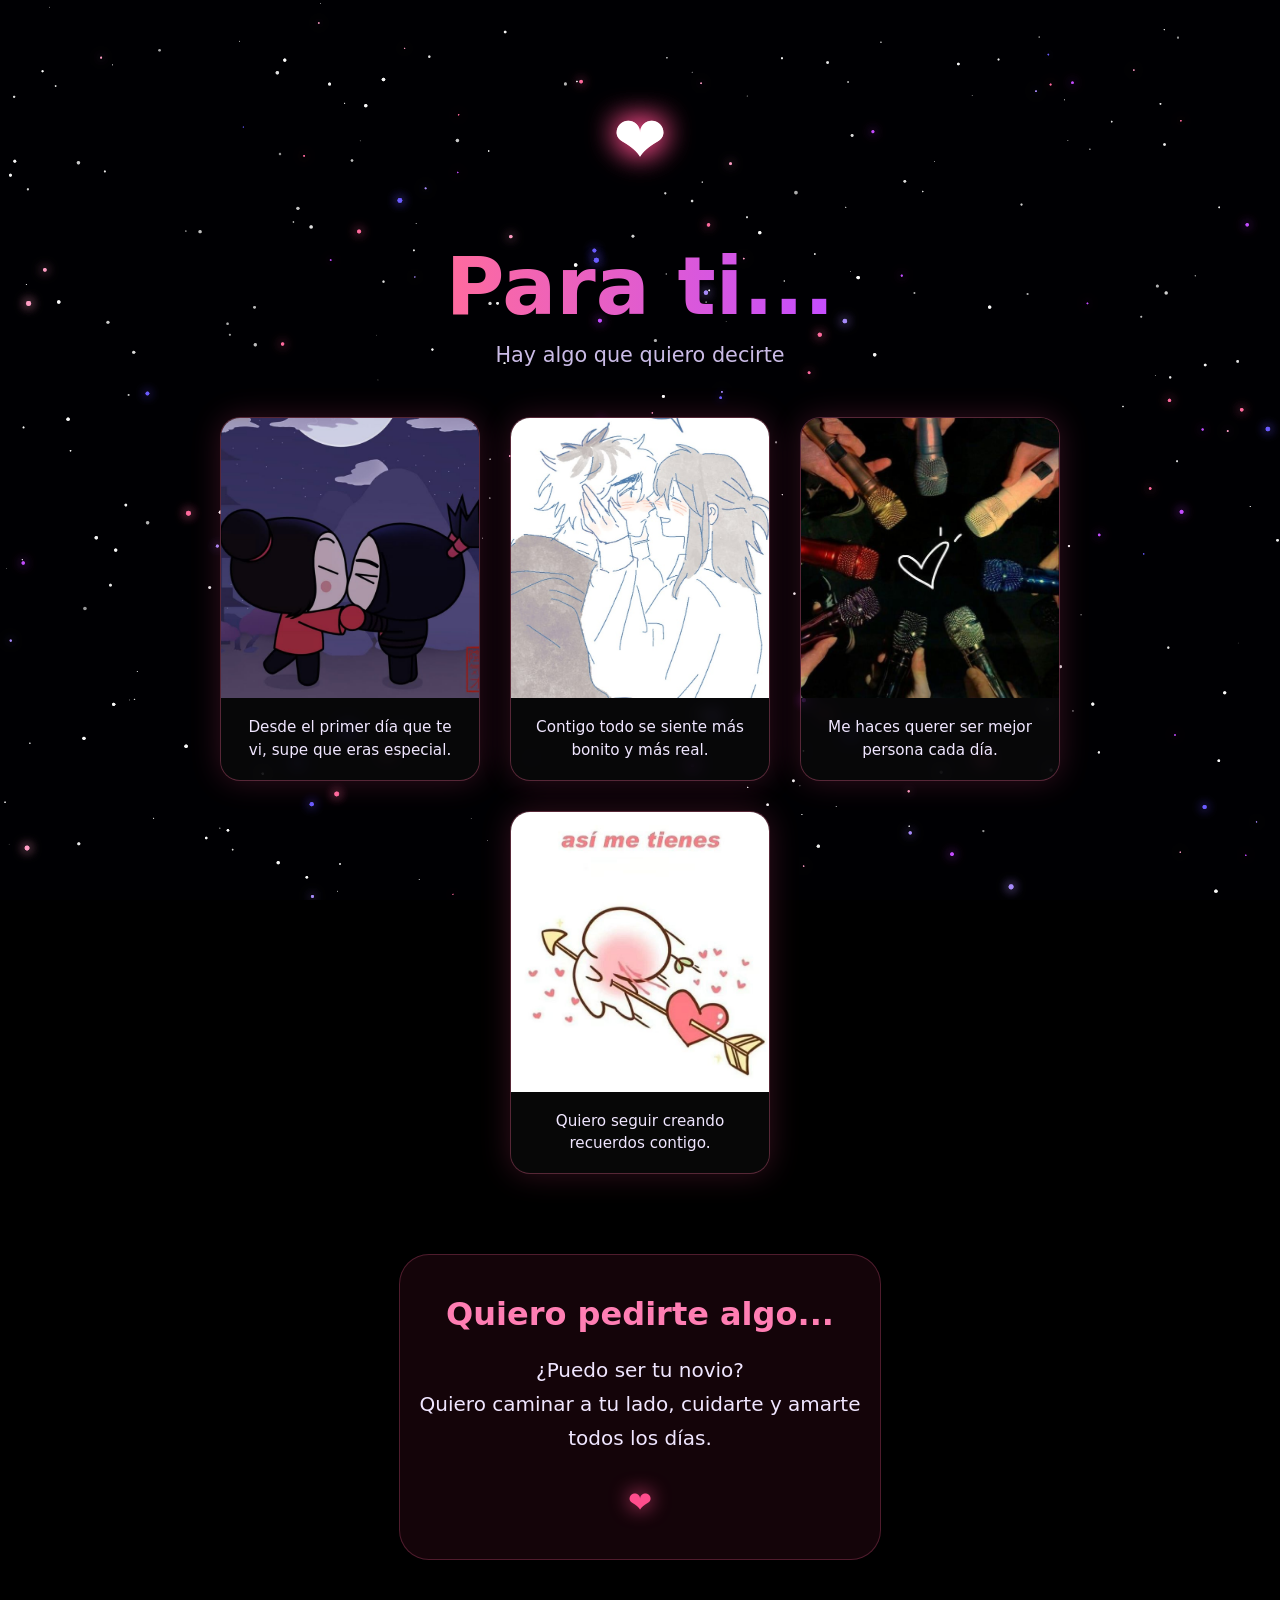
<file: index.html>
<!DOCTYPE html>
<html lang="es">
<head>
  <meta charset="UTF-8">
  <meta name="viewport" content="width=device-width, initial-scale=1.0">
  <title>Para ti ❤️</title>
  <link rel="stylesheet" href="style.css">
</head>
<body>

  <!-- Música (intenta sonar sola) -->
  <audio id="musica" loop autoplay>
    <source src="heartbeat.mp3" type="audio/mpeg">
  </audio>

  <!-- Galaxia de fondo -->
  <canvas id="galaxy"></canvas>

  <!-- Contenido principal -->
  <div id="escena" class="escena">

    <!-- Corazón 3D -->
    <div class="corazon-3d">
      <div class="cara frente">❤️</div>
      <div class="cara atras">❤️</div>
      <div class="cara izquierda">❤️</div>
      <div class="cara derecha">❤️</div>
      <div class="cara arriba">❤️</div>
      <div class="cara abajo">❤️</div>
    </div>

    <h1 class="titulo">Para ti...</h1>
    <p class="subtitulo">Hay algo que quiero decirte</p>

    <!-- Galería de fotos -->
    <div class="galeria">

      <!-- Foto 1 -->
      <div class="foto-card">
        <img src="foto1.jpg" alt="Momento 1">
        <div class="mensaje-foto">
          Desde el primer día que te vi, supe que eras especial.
        </div>
      </div>

      <!-- Foto 2 -->
      <div class="foto-card">
        <img src="foto2.jpg" alt="Momento 2">
        <div class="mensaje-foto">
          Contigo todo se siente más bonito y más real.
        </div>
      </div>

      <!-- Foto 3 -->
      <div class="foto-card">
        <img src="foto3.jpg" alt="Momento 3">
        <div class="mensaje-foto">
          Me haces querer ser mejor persona cada día.
        </div>
      </div>

      <!-- Foto 4 -->
      <div class="foto-card">
        <img src="foto4.jpg" alt="Momento 4">
        <div class="mensaje-foto">
          Quiero seguir creando recuerdos contigo.
        </div>
      </div>

    </div>

    <!-- Mensaje final -->
    <div class="mensaje-final">
      <h2>Quiero pedirte algo...</h2>
      <p>
        ¿Puedo ser tu novio?<br>
        Quiero caminar a tu lado, cuidarte y amarte<br>
        todos los días.
      </p>
      <div class="respuesta">
        <span class="si">❤️</span>
      </div>
    </div>

  </div>

  <script src="script.js"></script>
</body>
</html>
</file>
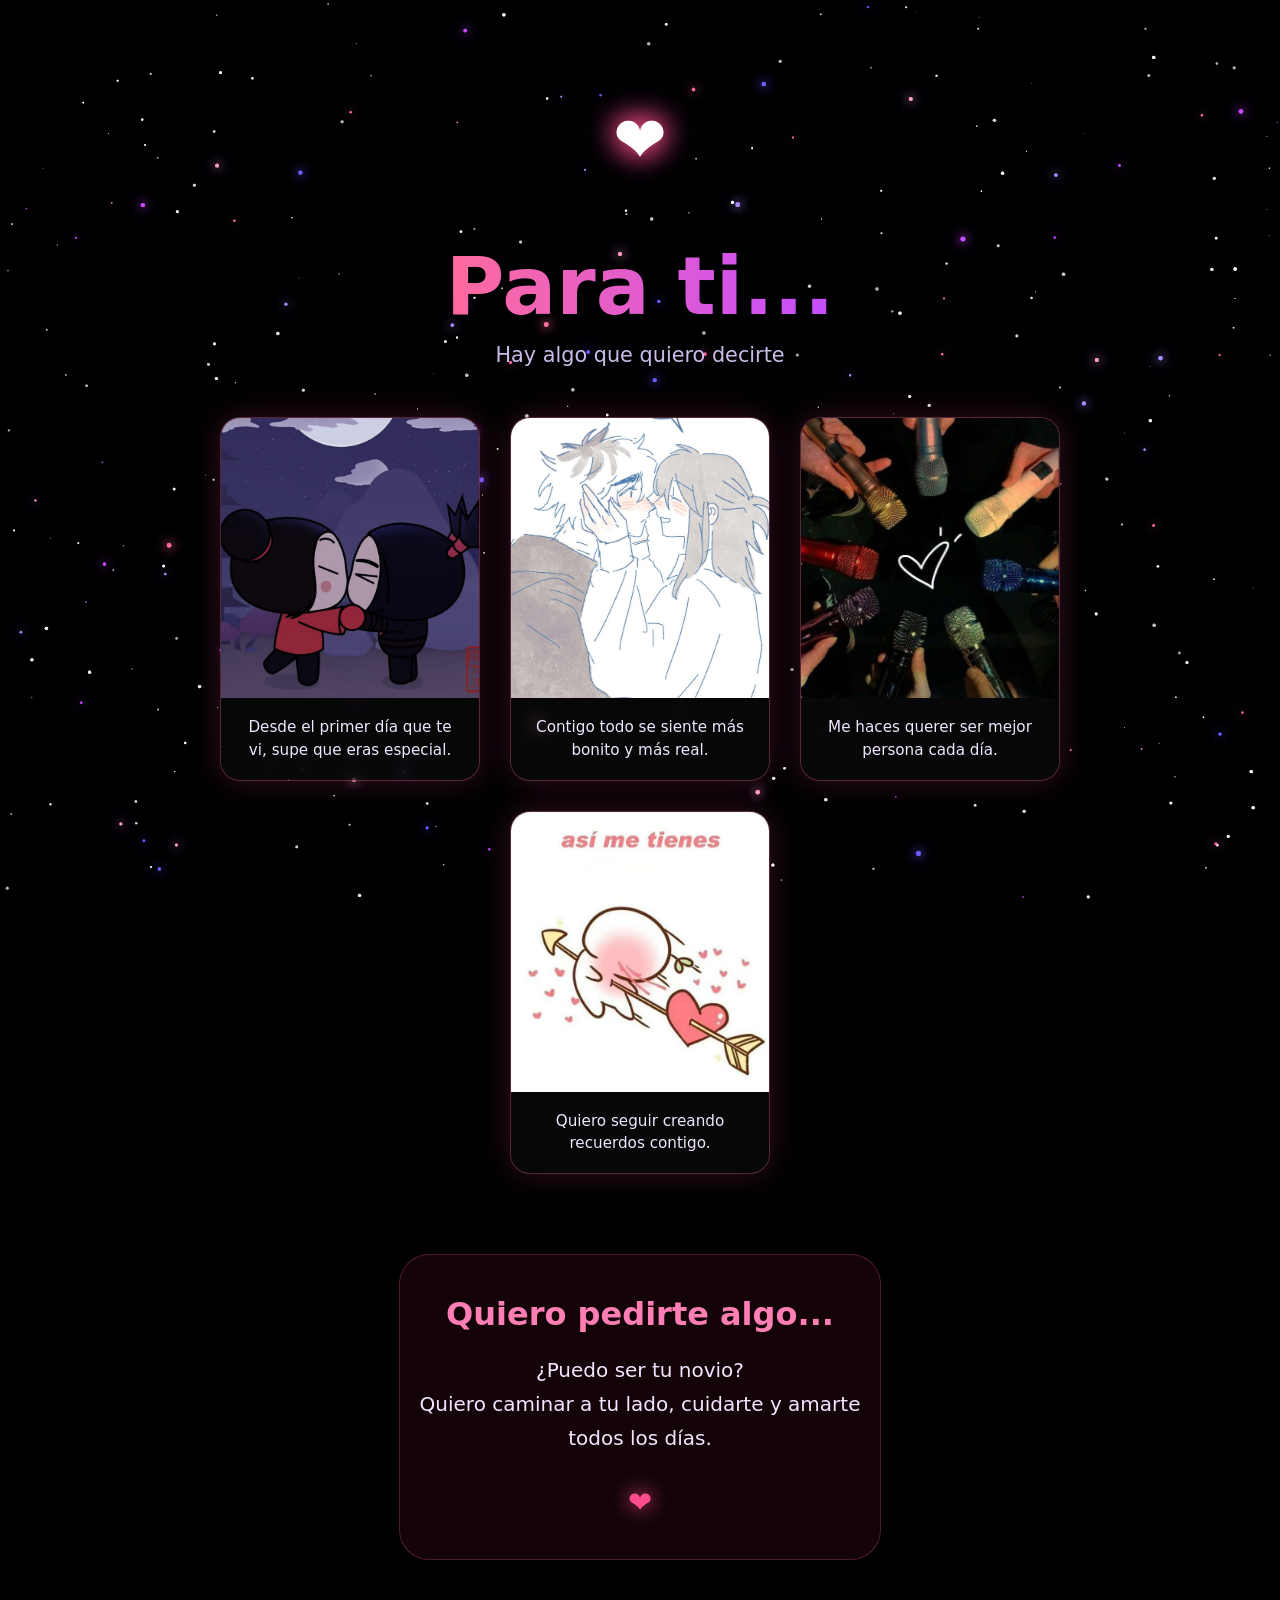
<file: Untitled-1.html>
<!DOCTYPE html>
<html lang="es">
<head>
  <meta charset="UTF-8">
  <meta name="viewport" content="width=device-width, initial-scale=1.0">
  <title>Para ti ❤️</title>
  <link rel="stylesheet" href="style.css">
</head>
<body>

  <!-- Música (intenta sonar sola) -->
  <audio id="musica" loop autoplay>
    <source src="heartbeat.mp3" type="audio/mpeg">
  </audio>

  <!-- Galaxia de fondo -->
  <canvas id="galaxy"></canvas>

  <!-- Contenido principal -->
  <div id="escena" class="escena">

    <!-- Corazón 3D -->
    <div class="corazon-3d">
      <div class="cara frente">❤️</div>
      <div class="cara atras">❤️</div>
      <div class="cara izquierda">❤️</div>
      <div class="cara derecha">❤️</div>
      <div class="cara arriba">❤️</div>
      <div class="cara abajo">❤️</div>
    </div>

    <h1 class="titulo">Para ti...</h1>
    <p class="subtitulo">Hay algo que quiero decirte</p>

    <!-- Galería de fotos -->
    <div class="galeria">

      <!-- Foto 1 -->
      <div class="foto-card">
        <img src="foto1.jpg" alt="Momento 1">
        <div class="mensaje-foto">
          Desde el primer día que te vi, supe que eras especial.
        </div>
      </div>

      <!-- Foto 2 -->
      <div class="foto-card">
        <img src="foto2.jpg" alt="Momento 2">
        <div class="mensaje-foto">
          Contigo todo se siente más bonito y más real.
        </div>
      </div>

      <!-- Foto 3 -->
      <div class="foto-card">
        <img src="foto3.jpg" alt="Momento 3">
        <div class="mensaje-foto">
          Me haces querer ser mejor persona cada día.
        </div>
      </div>

      <!-- Foto 4 -->
      <div class="foto-card">
        <img src="foto4.jpg" alt="Momento 4">
        <div class="mensaje-foto">
          Quiero seguir creando recuerdos contigo.
        </div>
      </div>

    </div>

    <!-- Mensaje final -->
    <div class="mensaje-final">
      <h2>Quiero pedirte algo...</h2>
      <p>
        ¿Puedo ser tu novio?<br>
        Quiero caminar a tu lado, cuidarte y amarte<br>
        todos los días.
      </p>
      <div class="respuesta">
        <span class="si">❤️</span>
      </div>
    </div>

  </div>

  <script src="script.js"></script>
</body>
</html>
</file>
<file: style.css>
* {
  margin: 0;
  padding: 0;
  box-sizing: border-box;
}

body {
  background: #000;
  overflow-x: hidden;
  font-family: 'Segoe UI', system-ui, sans-serif;
  color: #fff;
  min-height: 100vh;
}

#galaxy {
  position: fixed;
  top: 0;
  left: 0;
  width: 100%;
  height: 100%;
  z-index: 1;
  pointer-events: none;
}

/* Escena principal */
.escena {
  position: relative;
  z-index: 10;
  min-height: 100vh;
  padding: 80px 20px 100px;
  display: flex;
  flex-direction: column;
  align-items: center;
}

/* Corazón 3D */
.corazon-3d {
  width: 120px;
  height: 120px;
  position: relative;
  transform-style: preserve-3d;
  animation: girar 8s linear infinite, latido 1.5s ease-in-out infinite;
  margin-bottom: 40px;
  font-size: 4rem;
  display: flex;
  justify-content: center;
  align-items: center;
}

.corazon-3d .cara {
  position: absolute;
  width: 100%;
  height: 100%;
  display: flex;
  justify-content: center;
  align-items: center;
  backface-visibility: visible;
  text-shadow: 0 0 30px #ff4d8d;
}

.corazon-3d .frente  { transform: translateZ(40px); }
.corazon-3d .atras   { transform: rotateY(180deg) translateZ(40px); }
.corazon-3d .izquierda { transform: rotateY(-90deg) translateZ(40px); }
.corazon-3d .derecha { transform: rotateY(90deg) translateZ(40px); }
.corazon-3d .arriba  { transform: rotateX(90deg) translateZ(40px); }
.corazon-3d .abajo   { transform: rotateX(-90deg) translateZ(40px); }

@keyframes girar {
  from { transform: rotateY(0deg) rotateX(10deg); }
  to   { transform: rotateY(360deg) rotateX(10deg); }
}

@keyframes latido {
  0%, 100% { transform: scale(1); }
  50% { transform: scale(1.12); }
}

/* Textos */
.titulo {
  font-size: clamp(2.8rem, 9vw, 5rem);
  font-weight: 800;
  background: linear-gradient(90deg, #ff6b9d, #c44dff, #6b5cff, #ff6b9d);
  background-size: 300%;
  -webkit-background-clip: text;
  background-clip: text;
  color: transparent;
  animation: brillo 7s ease infinite;
  margin-bottom: 10px;
  text-align: center;
}

@keyframes brillo {
  0% { background-position: 0% 50%; }
  50% { background-position: 100% 50%; }
  100% { background-position: 0% 50%; }
}

.subtitulo {
  font-size: 1.3rem;
  color: #e0d0ff;
  margin-bottom: 50px;
  opacity: 0.9;
}

/* Galería de fotos */
.galeria {
  display: flex;
  flex-wrap: wrap;
  justify-content: center;
  gap: 30px;
  max-width: 1100px;
  margin-bottom: 80px;
}

.foto-card {
  width: 260px;
  background: rgba(255, 255, 255, 0.05);
  border-radius: 20px;
  overflow: hidden;
  border: 1px solid rgba(255, 100, 150, 0.3);
  box-shadow: 0 0 30px rgba(255, 77, 141, 0.2);
  transition: all 0.4s ease;
  backdrop-filter: blur(8px);
}

.foto-card:hover {
  transform: translateY(-12px) scale(1.03);
  box-shadow: 0 0 40px rgba(255, 77, 141, 0.5);
}

.foto-card img {
  width: 100%;
  height: 280px;
  object-fit: cover;
  display: block;
  background: #1a1a1a;
}

.mensaje-foto {
  padding: 18px;
  font-size: 0.95rem;
  line-height: 1.5;
  color: #f0e6ff;
  text-align: center;
  background: rgba(0, 0, 0, 0.45);
}

/* Mensaje final */
.mensaje-final {
  text-align: center;
  max-width: 600px;
  padding: 40px 20px;
  background: rgba(255, 50, 120, 0.08);
  border-radius: 30px;
  border: 1px solid rgba(255, 100, 150, 0.25);
  backdrop-filter: blur(10px);
}

.mensaje-final h2 {
  font-size: 2rem;
  margin-bottom: 20px;
  color: #ff7eb3;
}

.mensaje-final p {
  font-size: 1.25rem;
  line-height: 1.7;
  color: #f0e6ff;
  margin-bottom: 30px;
}

.respuesta .si {
  display: inline-block;
  font-size: 1.8rem;
  font-weight: 700;
  color: #ff4d8d;
  text-shadow: 0 0 20px #ff4d8d;
  animation: latido 1.4s ease-in-out infinite;
}

/* Responsive */
@media (max-width: 600px) {
  .corazon-3d {
    width: 90px;
    height: 90px;
    font-size: 3rem;
  }
  .foto-card {
    width: 90%;
    max-width: 300px;
  }
}
</file>
